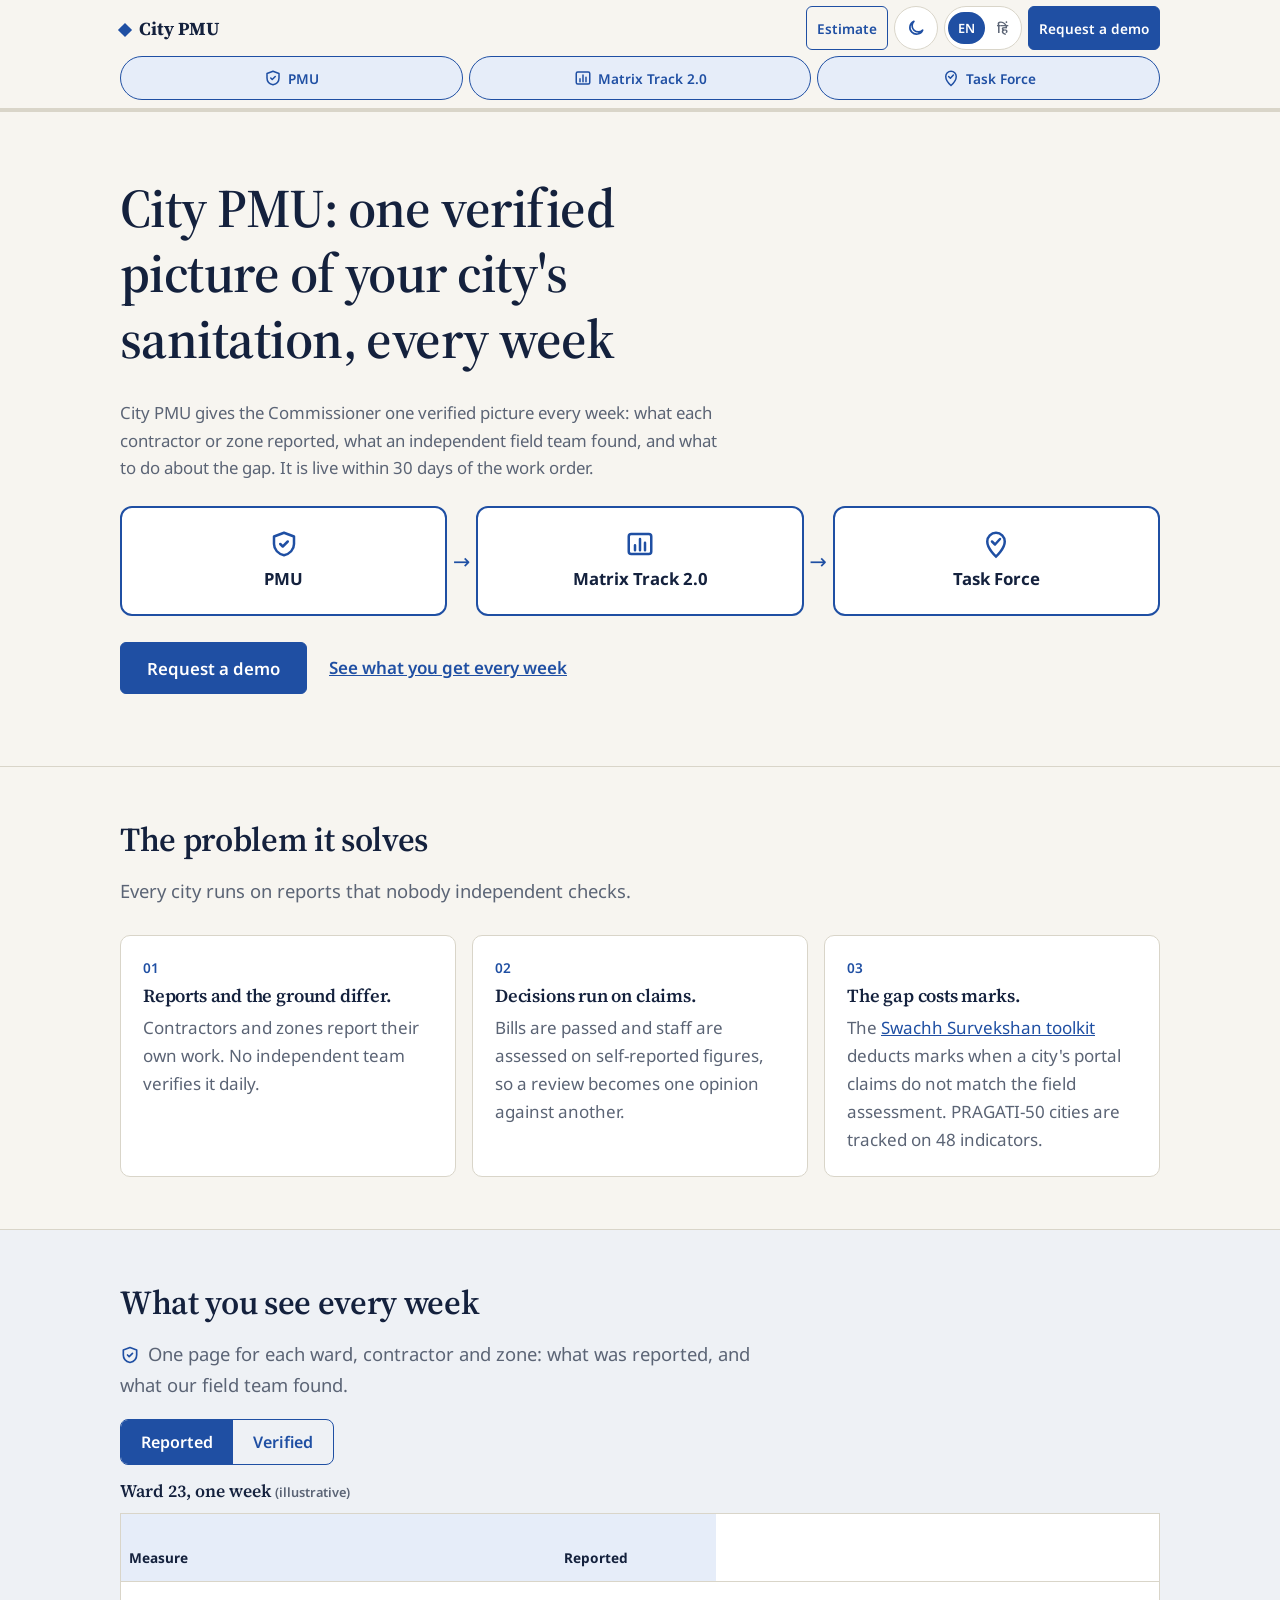
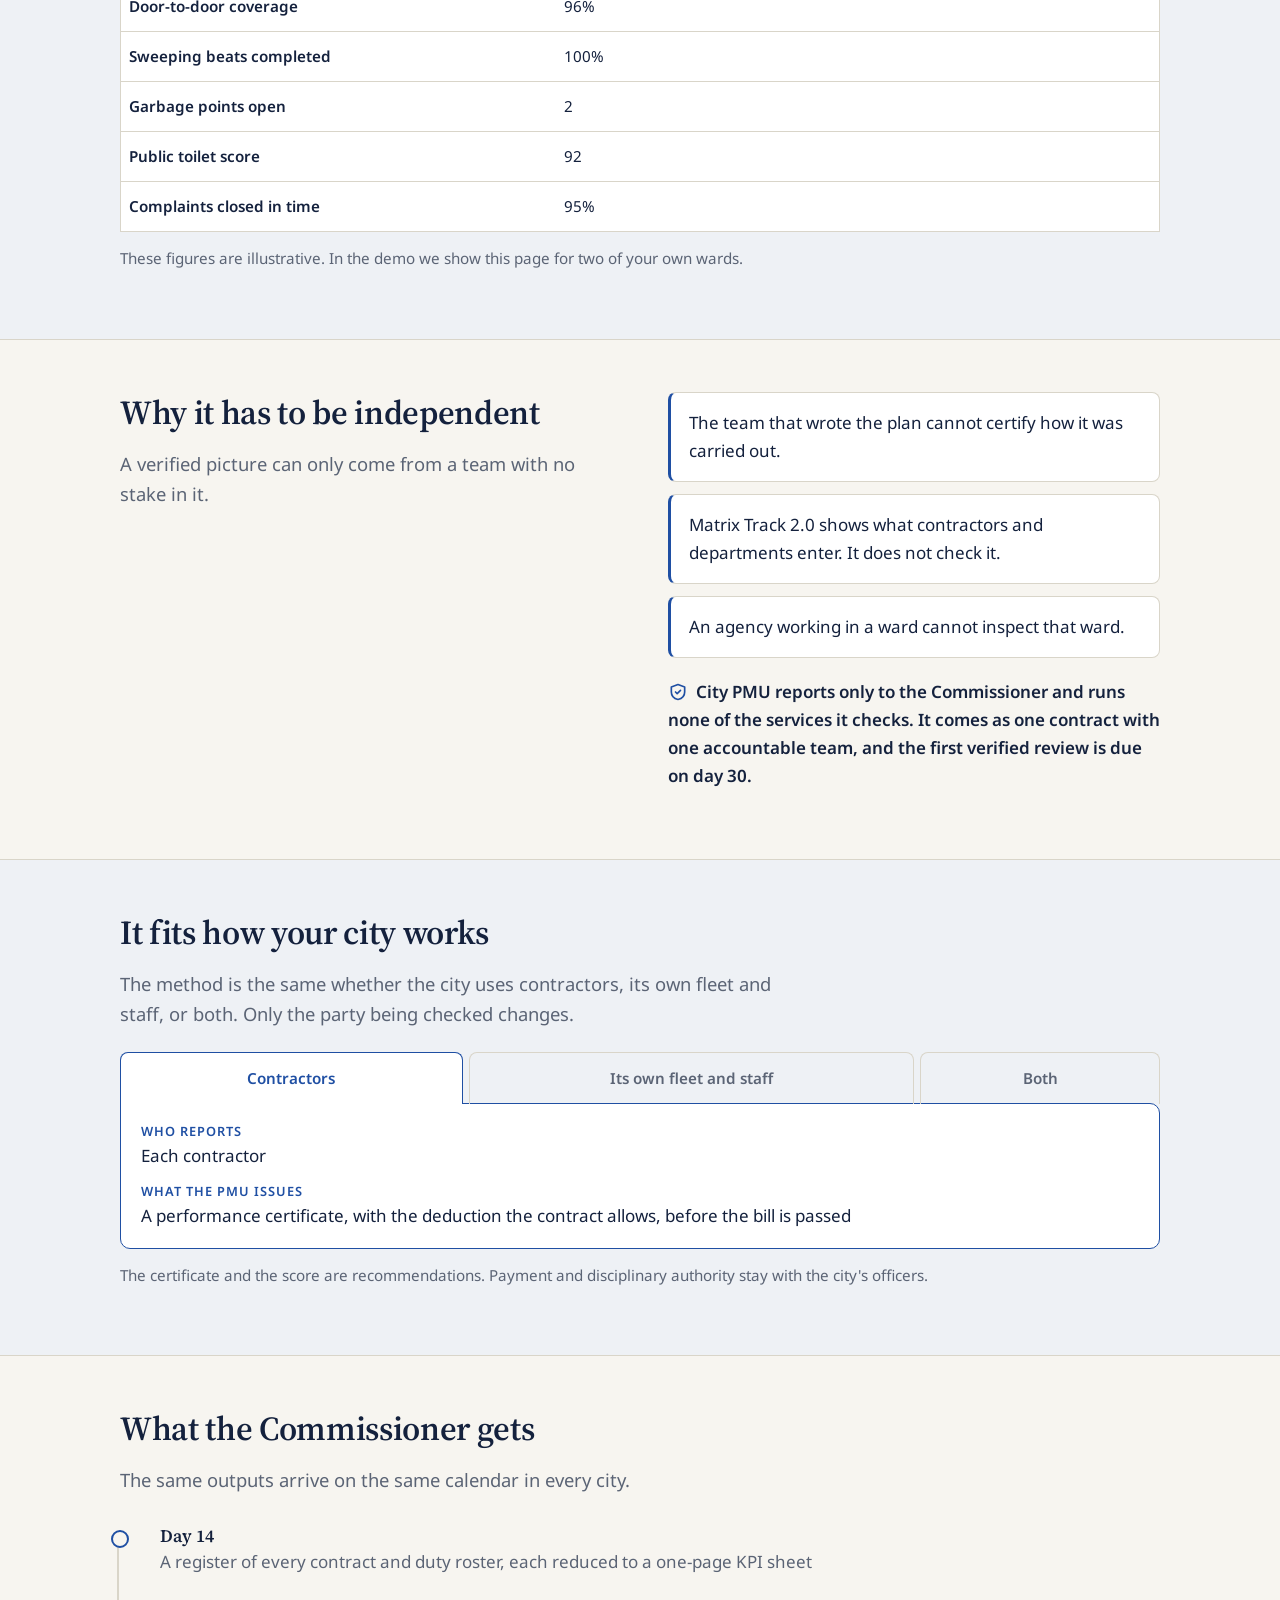
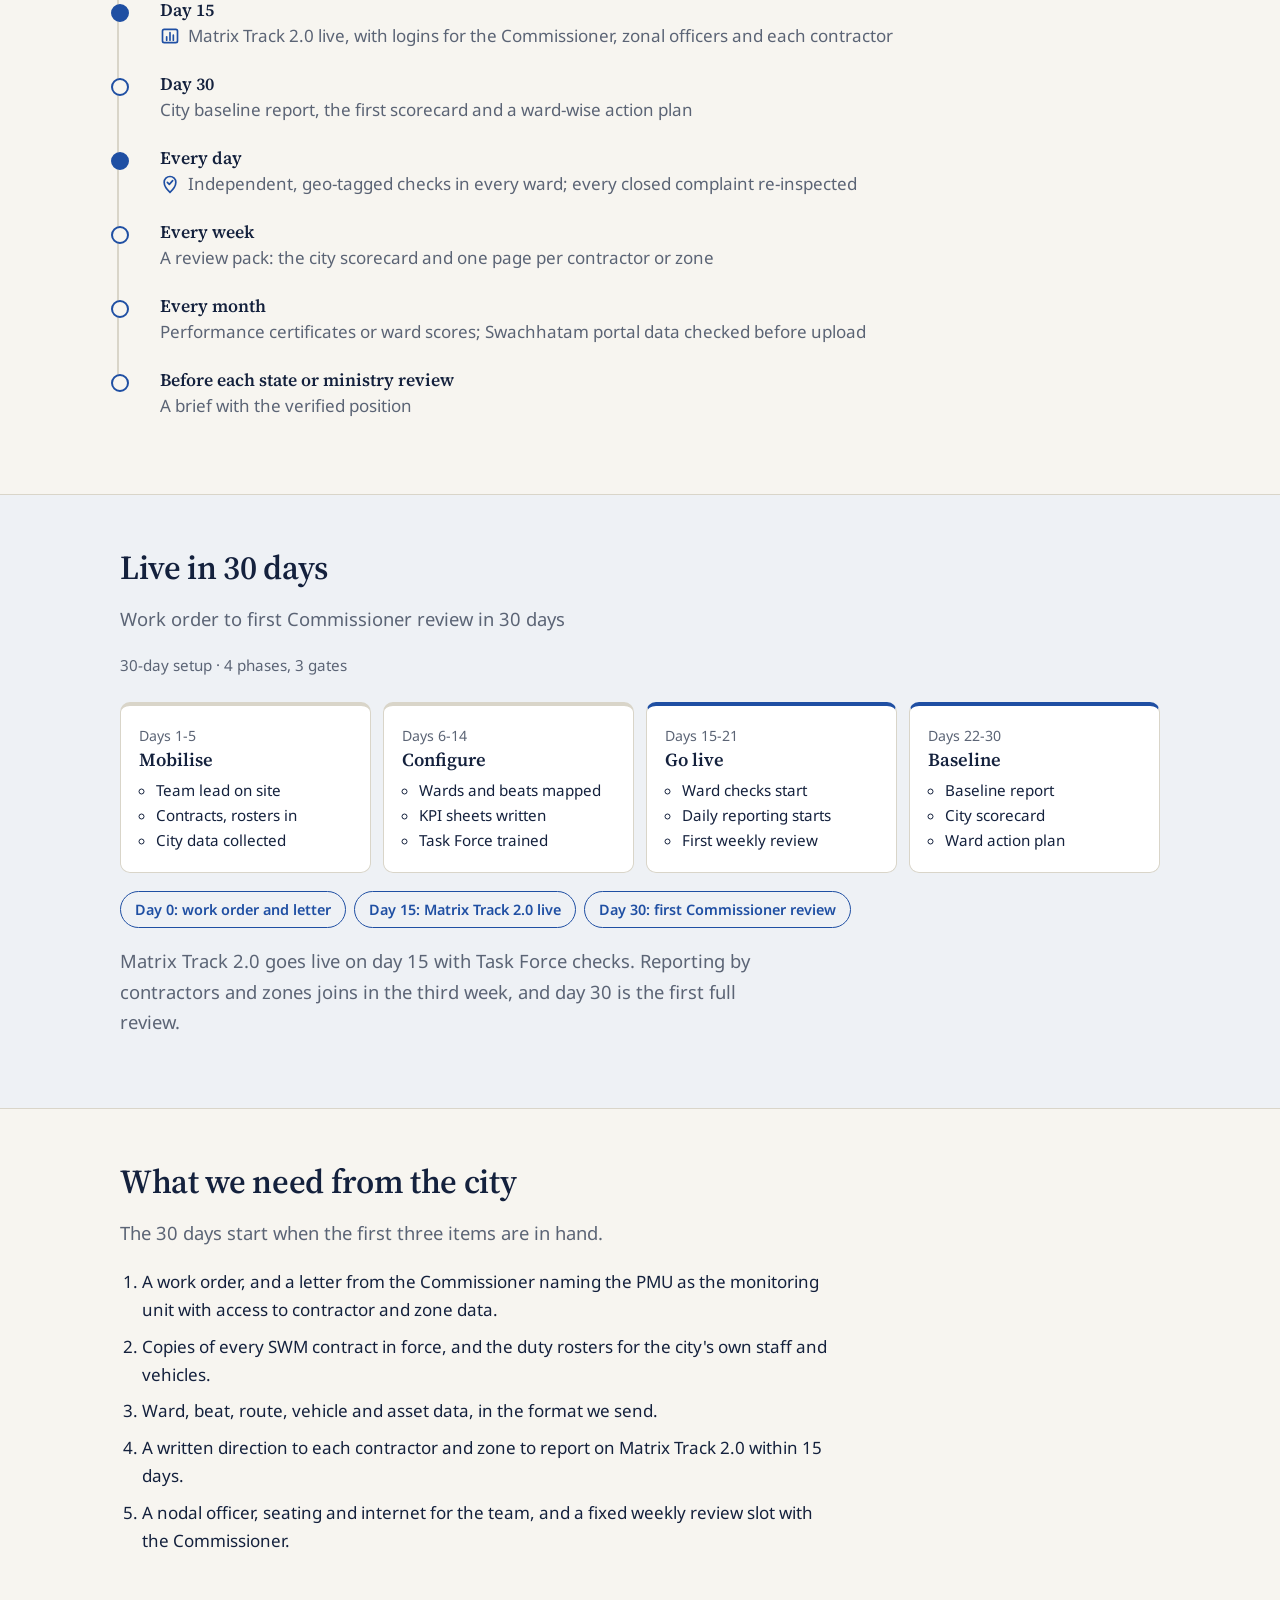
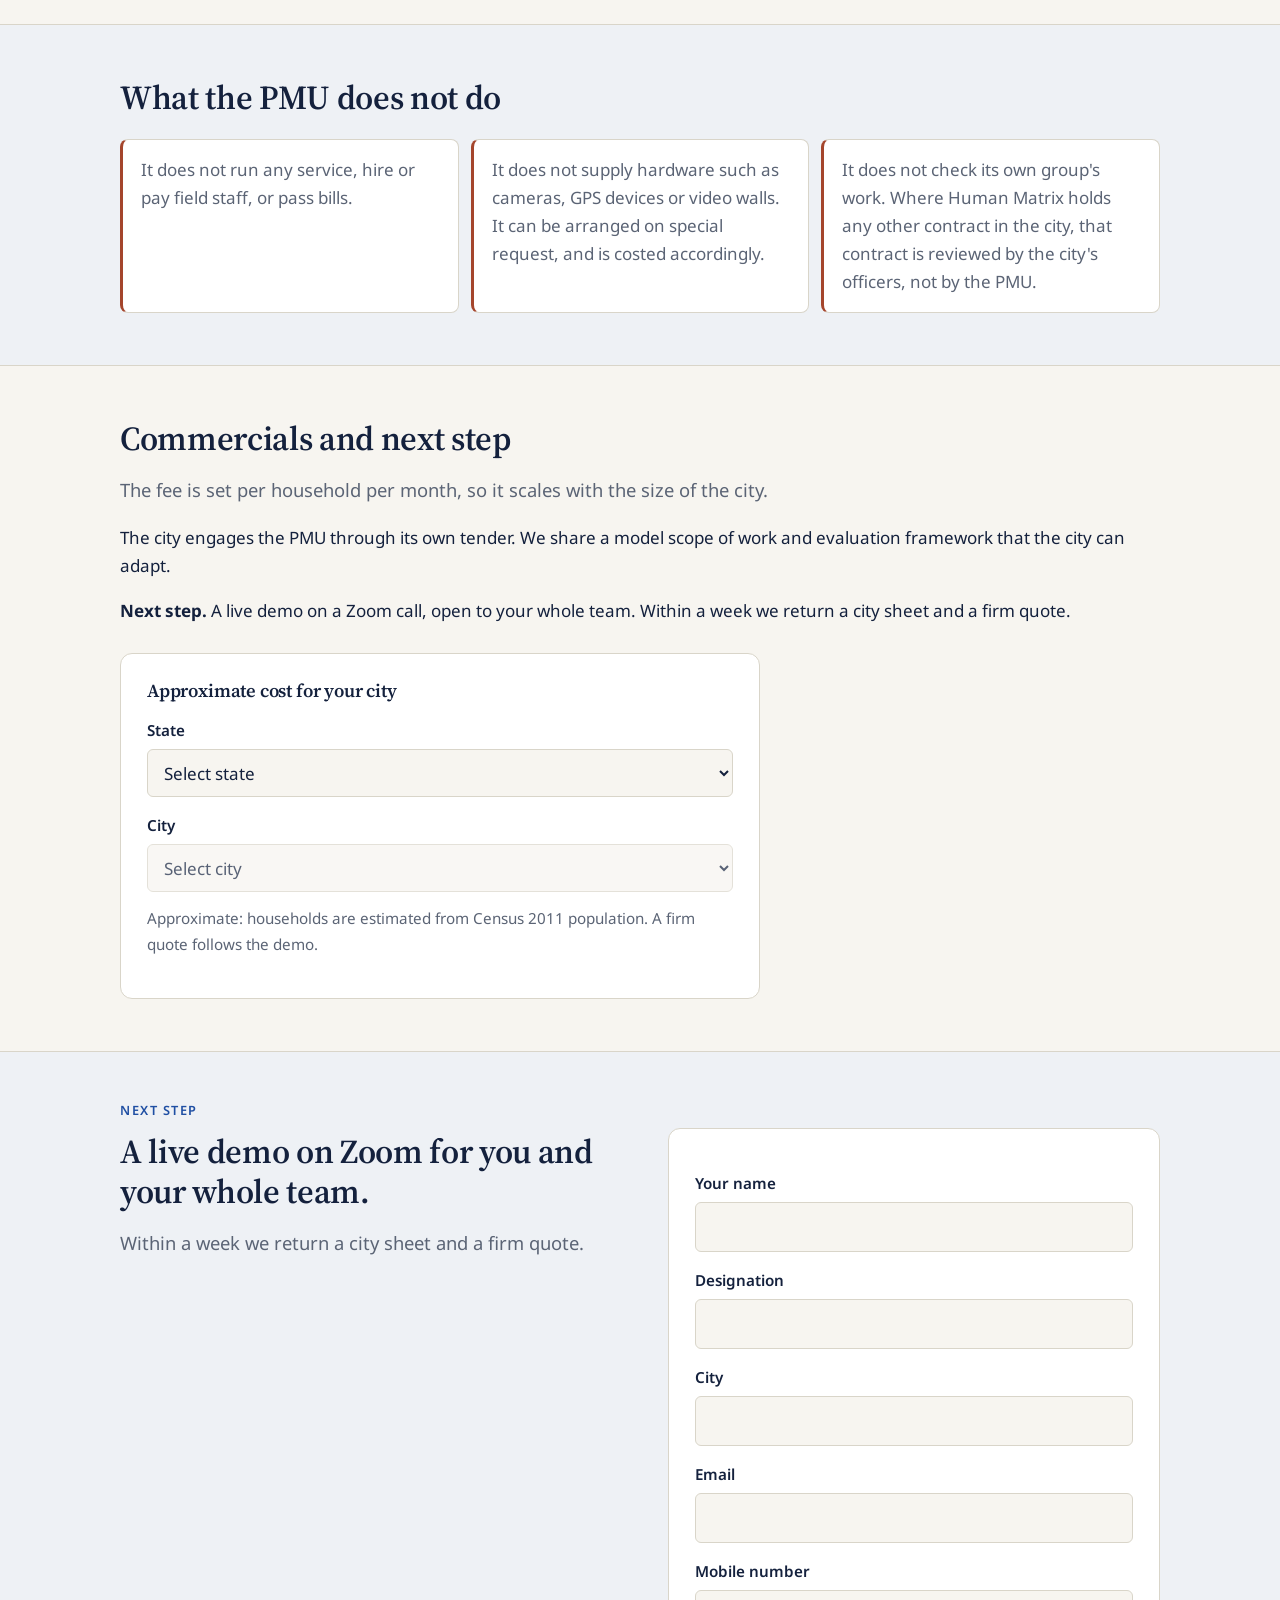
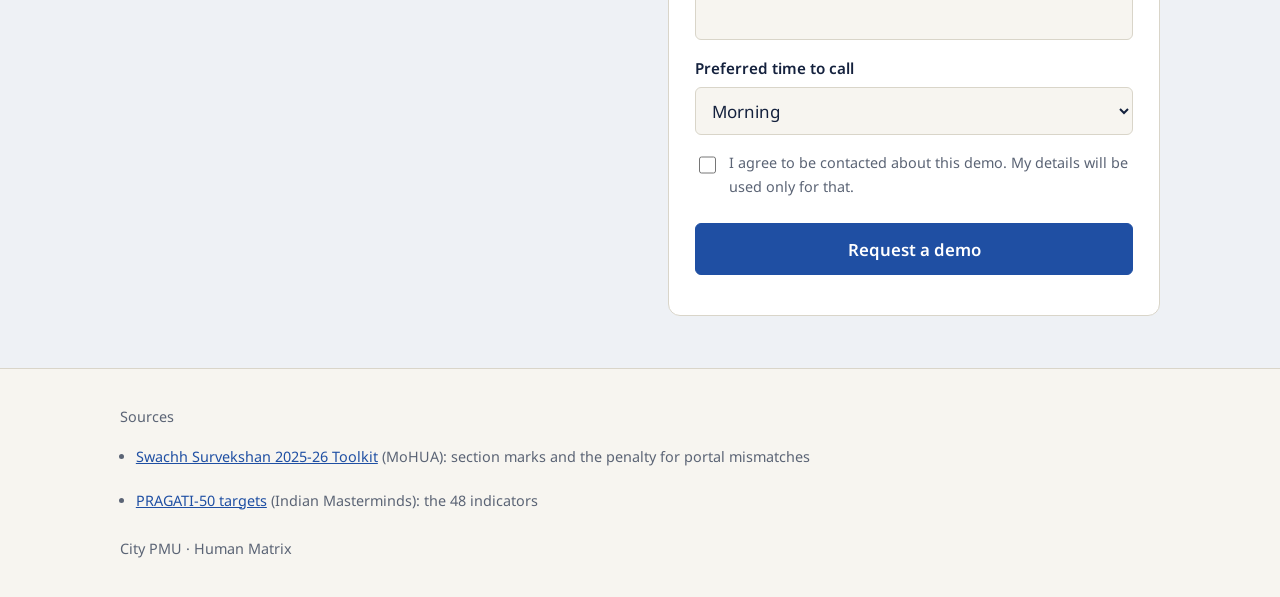
<file: site/index.html>
<!doctype html>
<html lang="en">
<head>
<meta charset="utf-8">
<meta name="viewport" content="width=device-width,initial-scale=1">
<title>City PMU: one verified picture of your city's sanitation</title>
<meta name="description" content="One verified picture every week: what each contractor or zone reported, what an independent field team found, and what to do about the gap.">
<link rel="icon" href="data:image/svg+xml,%3Csvg xmlns='http://www.w3.org/2000/svg' viewBox='0 0 16 16'%3E%3Cpath fill='%231f4fa3' d='M8 1l7 7-7 7-7-7z'/%3E%3C/svg%3E">
<link rel="preconnect" href="https://fonts.googleapis.com">
<link rel="preconnect" href="https://fonts.gstatic.com" crossorigin>
<link href="https://fonts.googleapis.com/css2?family=Noto+Sans+Devanagari:wght@400;600&family=Noto+Sans:wght@400;600;700&family=Source+Serif+4:wght@600;700&display=swap" rel="stylesheet">
<link rel="stylesheet" href="styles.css">
<script>document.documentElement.classList.add('js');try{var t=localStorage.getItem('theme');if(t)document.documentElement.dataset.theme=t}catch(e){}</script>
</head>
<body>
<svg width="0" height="0" style="position:absolute" aria-hidden="true">
  <symbol id="i-t" viewBox="0 0 24 24"><path d="M12 22s7-6.2 7-12a7 7 0 1 0-14 0c0 5.8 7 12 7 12z" fill="none" stroke="currentColor" stroke-width="2"/><path d="m8.8 10 2.4 2.4 4-4.4" fill="none" stroke="currentColor" stroke-width="2" stroke-linecap="round" stroke-linejoin="round"/></symbol>
  <symbol id="i-d" viewBox="0 0 24 24"><rect x="3" y="4" width="18" height="16" rx="2" fill="none" stroke="currentColor" stroke-width="2"/><path d="M8 17v-4M12 17V8M16 17v-6" stroke="currentColor" stroke-width="2" stroke-linecap="round"/></symbol>
  <symbol id="i-p" viewBox="0 0 24 24"><path d="M12 3 4 6v6c0 4.5 3.4 8 8 9 4.6-1 8-4.5 8-9V6z" fill="none" stroke="currentColor" stroke-width="2" stroke-linejoin="round"/><path d="M9 12l2 2 4-4" fill="none" stroke="currentColor" stroke-width="2" stroke-linecap="round" stroke-linejoin="round"/></symbol>
</svg>

<a class="skip" href="#top" data-i18n="skip">Skip to content</a>
<header class="top">
  <div class="wrap bar">
    <a class="brand" href="#top"><i></i><span data-brand></span></a>
    <div class="bar-actions">
      <a class="btn ghost sm" href="#estimate" data-i18n="est_link">Estimate</a>
      <button id="theme" class="tog icon" type="button" aria-label="Change theme" title="Change theme"></button>
      <button id="lang" class="tog" type="button" aria-label="Language: English / हिंदी"><span class="on">EN</span><span>हिं</span></button>
      <a class="btn sm" href="#visit" data-i18n="cta_s">Request a demo</a>
    </div>
  </div>
  <nav class="wrap pillars" aria-label="PMU, Matrix Track 2.0, Task Force">
    <a href="#independent" data-p="p"><svg><use href="#i-p"/></svg><span>PMU</span></a>
    <a href="#p-dashboard" data-p="d"><svg><use href="#i-d"/></svg><span data-i18n="pl_d">Matrix Track 2.0</span></a>
    <a href="#p-taskforce" data-p="t"><svg><use href="#i-t"/></svg><span data-i18n="pl_t">Task Force</span></a>
  </nav>
  <div class="prog" aria-hidden="true"><i id="prog"></i></div>
</header>

<main id="top" tabindex="-1">
<section class="hero" data-p="tdp">
  <div class="wrap">
    <h1><span data-brand></span>: <span data-i18n="h1">one verified picture of your city's sanitation, every week</span></h1>
    <p class="lede" data-i18n="lede"><span data-brand></span> gives the Commissioner one verified picture every week: what each contractor or zone reported, what an independent field team found, and what to do about the gap. It is live within 30 days of the work order.</p>
    <ol class="system" aria-label="PMU, Matrix Track 2.0, Task Force">
      <li><a href="#independent"><svg><use href="#i-p"/></svg><b>PMU</b></a></li>
      <li class="arrow" aria-hidden="true">→</li>
      <li><a href="#p-dashboard"><svg><use href="#i-d"/></svg><b data-i18n="pl_d">Matrix Track 2.0</b></a></li>
      <li class="arrow" aria-hidden="true">→</li>
      <li><a href="#p-taskforce"><svg><use href="#i-t"/></svg><b data-i18n="pl_t">Task Force</b></a></li>
    </ol>
    <div class="cta">
      <a class="btn big" href="#visit" data-i18n="cta">Request a demo</a>
      <a class="textlink" href="#week" data-i18n="seeweek">See what you get every week</a>
    </div>
  </div>
</section>

<section id="problem" data-p="t">
  <div class="wrap">
    <h2 data-i18n="p_h">The problem it solves</h2>
    <p class="lede" data-i18n="p_l">Every city runs on reports that nobody independent checks.</p>
    <div class="cols3">
      <div class="card"><div class="n">01</div><h3 data-i18n="p1h">Reports and the ground differ.</h3><p data-i18n="p1">Contractors and zones report their own work. No independent team verifies it daily.</p></div>
      <div class="card"><div class="n">02</div><h3 data-i18n="p2h">Decisions run on claims.</h3><p data-i18n="p2">Bills are passed and staff are assessed on self-reported figures, so a review becomes one opinion against another.</p></div>
      <div class="card"><div class="n">03</div><h3 data-i18n="p3h">The gap costs marks.</h3><p data-i18n="p3">The <a href="https://sbmurban.org/storage/app/media/pdf/Swachh%20Survekshan%202025-26%20Toolkit.pdf" target="_blank" rel="noopener">Swachh Survekshan toolkit</a> deducts marks when a city's portal claims do not match the field assessment. PRAGATI-50 cities are tracked on 48 indicators.</p></div>
    </div>
  </div>
</section>

<section id="week" class="band" data-p="tdp">
  <div class="wrap">
    <h2 data-i18n="w_h">What you see every week</h2>
    <p class="lede"><svg class="ic"><use href="#i-p"/></svg><span data-i18n="w_l">One page for each ward, contractor and zone: what was reported, and what our field team found.</span></p>
    <div class="ward" id="ward">
      <div class="seg" role="group" aria-label="View">
        <button type="button" id="b-rep" aria-pressed="true" data-i18n="rep">Reported</button>
        <button type="button" id="b-ver" aria-pressed="false" data-i18n="ver">Verified</button>
      </div>
      <table class="tbl">
        <caption><span data-i18n="w_cap">Ward 23, one week</span> <span class="tag" data-i18n="illus">(illustrative)</span></caption>
        <thead><tr>
          <th scope="col" data-i18n="w_col">Measure</th>
          <th scope="col" data-i18n="rep">Reported</th>
          <th scope="col" class="v"><span class="pl"><svg><use href="#i-t"/></svg><span data-i18n="pl_t">Task Force</span></span><span data-i18n="ver">Verified</span></th>
          <th scope="col" class="v"><span class="pl"><svg><use href="#i-d"/></svg><span data-i18n="pl_d">Matrix Track 2.0</span></span><span data-i18n="gap">Gap</span></th>
        </tr></thead>
        <tbody>
          <tr><th scope="row" data-i18n="m1">Door-to-door coverage</th><td>96%</td><td class="v">81%</td><td class="v g" data-i18n="g1">15 points</td></tr>
          <tr><th scope="row" data-i18n="m2">Sweeping beats completed</th><td>100%</td><td class="v">88%</td><td class="v g" data-i18n="g2">12 points</td></tr>
          <tr><th scope="row" data-i18n="m3">Garbage points open</th><td>2</td><td class="v">7</td><td class="v g" data-i18n="g3">5 more</td></tr>
          <tr><th scope="row" data-i18n="m4">Public toilet score</th><td>92</td><td class="v">74</td><td class="v g" data-i18n="g4">18 points</td></tr>
          <tr><th scope="row" data-i18n="m5">Complaints closed in time</th><td>95%</td><td class="v">79%</td><td class="v g" data-i18n="g5">16 points</td></tr>
        </tbody>
      </table>
    </div>
    <p class="note"><span data-i18n="w_note">These figures are illustrative. In the demo we show this page for two of your own wards.</span></p>
  </div>
</section>

<section id="independent" data-p="p">
  <div class="wrap split">
    <div>
      <h2 data-i18n="i_h">Why it has to be independent</h2>
      <p class="lede" data-i18n="i_l">A verified picture can only come from a team with no stake in it.</p>
    </div>
    <div>
      <ul class="ticks">
        <li data-i18n="i1">The team that wrote the plan cannot certify how it was carried out.</li>
        <li data-i18n="i2">Matrix Track 2.0 shows what contractors and departments enter. It does not check it.</li>
        <li data-i18n="i3">An agency working in a ward cannot inspect that ward.</li>
      </ul>
      <p class="closing"><svg class="ic"><use href="#i-p"/></svg><span data-i18n="i4"><span data-brand></span> reports only to the Commissioner and runs none of the services it checks. It comes as one contract with one accountable team, and the first verified review is due on day 30.</span></p>
    </div>
  </div>
</section>

<section id="fit" class="band" data-p="pd">
  <div class="wrap">
    <h2 data-i18n="f_h">It fits how your city works</h2>
    <p class="lede" data-i18n="f_l">The method is the same whether the city uses contractors, its own fleet and staff, or both. Only the party being checked changes.</p>
    <div class="tabs" id="tabs">
      <div role="tablist" aria-label="Fit">
        <button role="tab" type="button" data-i18n="f1a">Contractors</button>
        <button role="tab" type="button" data-i18n="f2a">Its own fleet and staff</button>
        <button role="tab" type="button" data-i18n="f3a">Both</button>
      </div>
      <div role="tabpanel" class="panel"><dl>
        <dt data-i18n="f_who">Who reports</dt><dd data-i18n="f1b">Each contractor</dd>
        <dt data-i18n="f_iss">What the PMU issues</dt><dd data-i18n="f1c">A performance certificate, with the deduction the contract allows, before the bill is passed</dd></dl></div>
      <div role="tabpanel" class="panel"><dl>
        <dt data-i18n="f_who">Who reports</dt><dd data-i18n="f2b">Each zone and ward supervisor</dd>
        <dt data-i18n="f_iss">What the PMU issues</dt><dd data-i18n="f2c">A verified weekly score for every ward and supervisor</dd></dl></div>
      <div role="tabpanel" class="panel"><dl>
        <dt data-i18n="f_who">Who reports</dt><dd data-i18n="f3b">Contractors and zones</dd>
        <dt data-i18n="f_iss">What the PMU issues</dt><dd data-i18n="f3c">Both, on one screen</dd></dl></div>
    </div>
    <p class="note" data-i18n="f_note">The certificate and the score are recommendations. Payment and disciplinary authority stay with the city's officers.</p>
  </div>
</section>

<section id="gets" data-p="dt">
  <div class="wrap">
    <h2 data-i18n="g_h">What the Commissioner gets</h2>
    <p class="lede" data-i18n="g_l">The same outputs arrive on the same calendar in every city.</p>
    <ol class="timeline">
      <li><b data-i18n="c1a">Day 14</b><span data-i18n="c1b">A register of every contract and duty roster, each reduced to a one-page KPI sheet</span></li>
      <li id="p-dashboard" class="hl"><b data-i18n="c2a">Day 15</b><span><svg class="ic"><use href="#i-d"/></svg><span data-i18n="c2b">Matrix Track 2.0 live, with logins for the Commissioner, zonal officers and each contractor</span></span></li>
      <li><b data-i18n="c3a">Day 30</b><span data-i18n="c3b">City baseline report, the first scorecard and a ward-wise action plan</span></li>
      <li id="p-taskforce" class="hl"><b data-i18n="c4a">Every day</b><span><svg class="ic"><use href="#i-t"/></svg><span data-i18n="c4b">Independent, geo-tagged checks in every ward; every closed complaint re-inspected</span></span></li>
      <li><b data-i18n="c5a">Every week</b><span data-i18n="c5b">A review pack: the city scorecard and one page per contractor or zone</span></li>
      <li><b data-i18n="c6a">Every month</b><span data-i18n="c6b">Performance certificates or ward scores; Swachhatam portal data checked before upload</span></li>
      <li><b data-i18n="c7a">Before each state or ministry review</b><span data-i18n="c7b">A brief with the verified position</span></li>
    </ol>
  </div>
</section>

<section id="thirty" class="band" data-p="dt">
  <div class="wrap">
    <h2 data-i18n="t_h">Live in 30 days</h2>
    <p class="lede" data-i18n="t_g">Work order to first Commissioner review in 30 days</p>
    <p class="note" data-i18n="t_s">30-day setup · 4 phases, 3 gates</p>
    <ol class="phases">
      <li><small data-i18n="ph1d">Days 1-5</small><b data-i18n="ph1">Mobilise</b><ul><li data-i18n="ph1a">Team lead on site</li><li data-i18n="ph1b">Contracts, rosters in</li><li data-i18n="ph1c">City data collected</li></ul></li>
      <li><small data-i18n="ph2d">Days 6-14</small><b data-i18n="ph2">Configure</b><ul><li data-i18n="ph2a">Wards and beats mapped</li><li data-i18n="ph2b">KPI sheets written</li><li data-i18n="ph2c">Task Force trained</li></ul></li>
      <li class="gate"><small data-i18n="ph3d">Days 15-21</small><b data-i18n="ph3">Go live</b><ul><li data-i18n="ph3a">Ward checks start</li><li data-i18n="ph3b">Daily reporting starts</li><li data-i18n="ph3c">First weekly review</li></ul></li>
      <li class="gate"><small data-i18n="ph4d">Days 22-30</small><b data-i18n="ph4">Baseline</b><ul><li data-i18n="ph4a">Baseline report</li><li data-i18n="ph4b">City scorecard</li><li data-i18n="ph4c">Ward action plan</li></ul></li>
    </ol>
    <ul class="miles">
      <li data-i18n="mi1">Day 0: work order and letter</li>
      <li data-i18n="mi2">Day 15: Matrix Track 2.0 live</li>
      <li data-i18n="mi3">Day 30: first Commissioner review</li>
    </ul>
    <p class="lede" data-i18n="t_p">Matrix Track 2.0 goes live on day 15 with Task Force checks. Reporting by contractors and zones joins in the third week, and day 30 is the first full review.</p>
  </div>
</section>

<section id="need" data-p="p">
  <div class="wrap">
    <h2 data-i18n="n_h">What we need from the city</h2>
    <p class="lede" data-i18n="n_l">The 30 days start when the first three items are in hand.</p>
    <ol class="list">
      <li data-i18n="n1">A work order, and a letter from the Commissioner naming the PMU as the monitoring unit with access to contractor and zone data.</li>
      <li data-i18n="n2">Copies of every SWM contract in force, and the duty rosters for the city's own staff and vehicles.</li>
      <li data-i18n="n3">Ward, beat, route, vehicle and asset data, in the format we send.</li>
      <li data-i18n="n4">A written direction to each contractor and zone to report on Matrix Track 2.0 within 15 days.</li>
      <li data-i18n="n5">A nodal officer, seating and internet for the team, and a fixed weekly review slot with the Commissioner.</li>
    </ol>
  </div>
</section>

<section id="not" class="band" data-p="p">
  <div class="wrap">
    <h2 data-i18n="x_h">What the PMU does not do</h2>
    <ul class="chips">
      <li data-i18n="x1">It does not run any service, hire or pay field staff, or pass bills.</li>
      <li data-i18n="x2">It does not supply hardware such as cameras, GPS devices or video walls. It can be arranged on special request, and is costed accordingly.</li>
      <li data-i18n="x3">It does not check its own group's work. Where <span data-company></span> holds any other contract in the city, that contract is reviewed by the city's officers, not by the PMU.</li>
    </ul>
  </div>
</section>
<!-- PLACEHOLDER: "Why Human Matrix" credentials section stays out until the owner confirms them in writing. -->

<section id="next" data-p="pdt">
  <div class="wrap">
    <h2 data-i18n="e_h">Commercials and next step</h2>
    <p class="lede" data-i18n="e_p">The fee is set per household per month, so it scales with the size of the city.</p>
    <p data-i18n="e_p2">The city engages the PMU through its own tender. We share a model scope of work and evaluation framework that the city can adapt.</p>
    <p><b data-i18n="e_nx">Next step.</b> <span data-i18n="e_nx2">A live demo on a Zoom call, open to your whole team. Within a week we return a city sheet and a firm quote.</span></p>
    <div class="formcard" id="estimate">
      <h3 data-i18n="e_t">Approximate cost for your city</h3>
      <label for="c-state" data-i18n="e_state">State</label>
      <select id="c-state"><option value="" data-i18n="e_pick_s">Select state</option></select>
      <label for="c-city" data-i18n="e_city">City</label>
      <select id="c-city" disabled><option value="" data-i18n="e_pick_c">Select city</option></select>
      <div id="c-out" hidden>
        <dl class="est">
          <div><dt data-i18n="e_pop">Population (Census 2011)</dt><dd id="o-pop"></dd></div>
          <div><dt data-i18n="e_hh">Households (approx.)</dt><dd id="o-hh"></dd></div>
          <div><dt data-i18n="e_rate">Rate per household per month</dt><dd id="o-rate"></dd></div>
          <div class="big"><dt data-i18n="e_month">Monthly fee, before GST (approximate)</dt><dd id="o-fee"></dd></div>
          <div><dt data-i18n="e_year">Annual value, before GST (approximate)</dt><dd id="o-year"></dd></div>
        </dl>
        <p class="note" id="o-min" hidden data-i18n="e_min">The monthly minimum applies to a city of this size.</p>
        <a class="btn big" href="#visit" data-i18n="cta">Request a demo</a>
      </div>
      <p class="note" data-i18n="e_note">Approximate: households are estimated from Census 2011 population. A firm quote follows the demo.</p>
    </div>
  </div>
</section>

<section id="visit" class="band" data-p="">
  <div class="wrap split">
    <div>
      <div class="eyebrow" data-i18n="v_eyebrow">Next step</div>
      <h2 data-i18n="v_h">A live demo on Zoom for you and your whole team.</h2>
      <p class="lede" data-i18n="v_p">Within a week we return a city sheet and a firm quote.</p>
    </div>
    <form class="formcard" id="form" novalidate>
      <label for="f-name" data-i18n="l_name">Your name</label>
      <input id="f-name" name="name" autocomplete="name" required>
      <label for="f-role" data-i18n="l_role">Designation</label>
      <input id="f-role" name="designation" autocomplete="organization-title" required>
      <label for="f-city" data-i18n="l_city">City</label>
      <input id="f-city" name="city" autocomplete="address-level2" required>
      <label for="f-email" data-i18n="l_email">Email</label>
      <input id="f-email" name="email" type="email" inputmode="email" autocomplete="email" required>
      <label for="f-phone" data-i18n="l_phone">Mobile number</label>
      <input id="f-phone" name="mobile" type="tel" inputmode="tel" autocomplete="tel" required>
      <label for="f-time" data-i18n="l_time">Preferred time to call</label>
      <select id="f-time" name="preferred_time">
        <option value="morning" data-i18n="t_m">Morning</option>
        <option value="afternoon" data-i18n="t_a">Afternoon</option>
        <option value="evening" data-i18n="t_e">Evening</option>
      </select>
      <div class="hp" aria-hidden="true"><label>Leave empty <input name="website" tabindex="-1" autocomplete="off"></label></div>
      <label class="check"><input type="checkbox" name="consent" required><span data-i18n="l_consent">I agree to be contacted about this demo. My details will be used only for that.</span></label>
      <button class="btn big" type="submit" style="margin-top:18px;width:100%" data-i18n="send">Request a demo</button>
      <div id="status" role="status" aria-live="polite"></div>
    </form>
  </div>
</section>
</main>

<footer><div class="wrap">
  <div data-i18n="src_h">Sources</div>
  <ul>
    <li><a href="https://sbmurban.org/storage/app/media/pdf/Swachh%20Survekshan%202025-26%20Toolkit.pdf" target="_blank" rel="noopener">Swachh Survekshan 2025-26 Toolkit</a> (MoHUA): <span data-i18n="src1">section marks and the penalty for portal mismatches</span></li>
    <li><a href="https://indianmasterminds.com/tag/pragati-50/" target="_blank" rel="noopener">PRAGATI-50 targets</a> (Indian Masterminds): <span data-i18n="src2">the 48 indicators</span></li>
  </ul>
  <span data-brand></span> · <span data-company></span>
</div></footer>
<a class="btn sticky" id="sticky" href="#visit" data-i18n="cta">Request a demo</a>

<dialog id="demo" aria-labelledby="demo-h">
  <h3 id="demo-h" data-i18n="demo_h">See Matrix Track 2.0 for yourself</h3>
  <p data-i18n="demo_p">Open a live Matrix Track 2.0 demo for a fictional city. Nothing in it is real city data.</p>
  <div class="row"><a class="btn" id="demo-go" href="#" target="_blank" rel="noopener" data-i18n="demo_go">Open the Matrix Track 2.0 demo</a><button class="btn ghost" type="button" id="demo-x" data-i18n="demo_x">Close</button></div>
</dialog>
<script src="config.js"></script>
<script src="cities.js"></script>
<script src="i18n/hi.js"></script>
<script src="app.js"></script>
</body>
</html>
</file>
<file: site/styles.css>
:root{
  --paper:#f7f5f0; --card:#fff; --ink:#14213d; --muted:#5b6475; --line:#d9d5c9;
  --accent:#1f4fa3; --accent-ink:#fff; --accent-soft:#e6edf9; --warn:#a4452c; --reported:#9aa1ae;
  --serif:"Source Serif 4",Georgia,serif; --sans:"Noto Sans","Noto Sans Devanagari",system-ui,sans-serif;
  --gut:20px; --max:1080px;
}
@media (prefers-color-scheme:dark){
  :root:not([data-theme=light]){--paper:#10151f;--card:#171e2c;--ink:#eef1f6;--muted:#a3adbf;--line:#2c3547;--accent:#7aa5f2;--accent-ink:#0b1220;--accent-soft:#1b2744;--warn:#e58a72;--reported:#6c7587}
}
:root[data-theme=dark]{--paper:#10151f;--card:#171e2c;--ink:#eef1f6;--muted:#a3adbf;--line:#2c3547;--accent:#7aa5f2;--accent-ink:#0b1220;--accent-soft:#1b2744;--warn:#e58a72;--reported:#6c7587}
:root{color-scheme:light dark}:root[data-theme=light]{color-scheme:light}:root[data-theme=dark]{color-scheme:dark}
*{box-sizing:border-box}
html{scroll-behavior:smooth;scroll-padding-top:72px}
body{margin:0;background:var(--paper);color:var(--ink);font:400 17px/1.65 var(--sans);-webkit-font-smoothing:antialiased}
html[lang=hi] body{line-height:1.85}
h1,h2,h3{font-family:var(--serif);line-height:1.2;margin:0 0 .5em;letter-spacing:-.01em}
h1{font-size:clamp(2rem,6vw,3.4rem);font-weight:600}
h2{font-size:clamp(1.5rem,3.6vw,2.1rem);font-weight:600}
h3{font-size:1.15rem;font-weight:600}
p{margin:0 0 1em}
a{color:var(--accent)}
:focus-visible{outline:3px solid var(--accent);outline-offset:2px}
.wrap{max-width:var(--max);margin:0 auto;padding:0 var(--gut)}
section{padding:64px 0;border-top:1px solid var(--line)}
.eyebrow{font:600 .8rem/1 var(--sans);letter-spacing:.12em;text-transform:uppercase;color:var(--accent);margin-bottom:14px}
.lede{font-size:1.15rem;color:var(--muted);max-width:60ch}

header.top{position:sticky;top:0;z-index:20;background:color-mix(in srgb,var(--paper) 92%,transparent);backdrop-filter:blur(8px);border-bottom:1px solid var(--line)}
.brand{font:700 1.15rem var(--serif);color:var(--ink);text-decoration:none}
.brand i{display:inline-block;width:10px;height:10px;background:var(--accent);transform:rotate(45deg);margin-right:9px}
.bar-actions{display:flex;gap:10px;align-items:center}
.btn{display:inline-flex;align-items:center;justify-content:center;min-height:44px;padding:0 16px;text-align:center;line-height:1.2;border-radius:6px;border:1px solid var(--accent);background:var(--accent);color:var(--accent-ink);font:600 1rem var(--sans);text-decoration:none;cursor:pointer}
.btn:hover{filter:brightness(1.1)}
.btn.ghost{background:transparent;color:var(--accent)}
.btn[disabled]{opacity:.6;cursor:wait}
.tog{display:inline-flex;align-items:center;min-height:44px;padding:3px;gap:2px;border:1px solid var(--line);border-radius:99px;background:var(--card);color:var(--muted);font:600 .8rem var(--sans);cursor:pointer;transition:border-color .2s,transform .1s}
.tog:hover{border-color:var(--accent)}.tog:active{transform:scale(.95)}
.tog.icon{justify-content:center;width:44px;padding:0;border-radius:50%;color:var(--accent)}
.tog span{padding:7px 10px;border-radius:99px;transition:background .2s,color .2s}
.tog span.on{background:var(--accent);color:var(--accent-ink)}
@media(max-width:480px){.bar-actions a[href="#estimate"]{display:none}}
dialog{max-width:min(440px,calc(100vw - 32px));padding:26px;border:1px solid var(--line);border-radius:12px;background:var(--card);color:var(--ink)}
dialog::backdrop{background:rgba(0,0,0,.6)}
dialog .row{display:flex;gap:10px;flex-wrap:wrap;margin-top:18px}


.cols3{display:grid;gap:16px;grid-template-columns:repeat(auto-fit,minmax(250px,1fr));margin-top:28px}
.card{background:var(--card);border:1px solid var(--line);border-radius:10px;padding:22px}
.card h3{margin-bottom:.4em}.card p{margin:0;color:var(--muted)}
.card .n{font:600 .85rem var(--sans);color:var(--accent);margin-bottom:8px}

/* tables */
.tbl{width:100%;border-collapse:collapse;margin-top:24px;background:var(--card);border:1px solid var(--line);font-size:.97rem}
.tbl th,.tbl td{text-align:left;padding:14px 16px;border-top:1px solid var(--line);vertical-align:top}
.tbl thead th{background:var(--accent-soft);border-top:0;font-size:.82rem;letter-spacing:.06em;text-transform:uppercase}
.tbl td:first-child{font-weight:600}
.note{font-size:.95rem;color:var(--muted);margin-top:14px}

.list{padding-left:1.2em}.list li{margin:.5em 0;max-width:70ch}
.neg .card{border-left:3px solid var(--warn)}
.ph{border:2px dashed var(--line);border-radius:10px;padding:26px;color:var(--muted);text-align:center;background:var(--card)}

/* form */
.formcard{background:var(--card);border:1px solid var(--line);border-radius:12px;padding:26px;margin-top:24px;max-width:640px}
label{display:block;font-weight:600;font-size:.95rem;margin:16px 0 6px}
input,select{width:100%;min-height:48px;padding:10px 12px;border:1px solid var(--line);border-radius:6px;background:var(--paper);color:var(--ink);font:inherit}
.check{display:flex;gap:10px;align-items:flex-start;font-weight:400;font-size:.9rem;color:var(--muted)}
.check input{width:22px;min-height:22px;margin-top:3px}
.hp{position:absolute;left:-9999px}
#status{margin-top:14px;font-weight:600}.err{color:var(--warn)}.ok{color:var(--accent)}
footer{padding:36px 0 100px;border-top:1px solid var(--line);color:var(--muted);font-size:.9rem}
.sticky{position:fixed;left:var(--gut);right:var(--gut);bottom:14px;z-index:15;box-shadow:0 8px 24px rgba(0,0,0,.2)}
@media(min-width:720px){.sticky{display:none}footer{padding-bottom:36px}}
@media(prefers-reduced-motion:reduce){*{transition:none!important;scroll-behavior:auto}}

.est{margin:22px 0 0}
.est div{display:flex;justify-content:space-between;gap:16px;padding:10px 0;border-top:1px solid var(--line)}
.est dt{font-size:.95rem}.est dd{margin:0;font-weight:600;text-align:right}
.est .big dd{font-size:1.5rem;color:var(--accent)}
#calc .note{margin-top:14px}

/* header */
header.top .bar{display:flex;align-items:center;justify-content:space-between;min-height:56px;gap:8px}
.bar-actions{gap:6px}
.btn.sm{padding:0 10px;font-size:.85rem;white-space:nowrap}
.pillars{display:flex;gap:6px;padding-bottom:8px}
.pillars a{flex:1;display:flex;align-items:center;justify-content:center;gap:6px;min-height:44px;border:1px solid var(--line);border-radius:99px;font:600 .85rem var(--sans);color:var(--muted);text-decoration:none;background:var(--card)}
.pillars a.on{background:var(--accent-soft);border-color:var(--accent);color:var(--accent)}
.pillars svg{width:18px;height:18px;flex:none}
.prog{height:3px;background:var(--line)}.prog i{display:block;height:100%;width:0;background:var(--accent)}
html{scroll-padding-top:130px}

/* sections */
.center{text-align:center}
.hero{padding:36px 0 44px;border:0}
.hero h1{max-width:22ch}
.hero .lede{margin:0 0 24px;font-size:1.05rem}
.system{list-style:none;margin:0 0 26px;padding:0;display:flex;align-items:stretch;gap:6px}
.system li{flex:1}
.system .arrow{flex:0 0 auto;align-self:center;color:var(--accent);font-size:1.3rem}
.system a{display:flex;flex-direction:column;align-items:center;justify-content:center;gap:6px;min-height:84px;padding:10px 6px;background:var(--card);border:2px solid var(--accent);border-radius:12px;color:var(--ink);text-decoration:none;text-align:center;font-size:.95rem}
.system svg{width:30px;height:30px;color:var(--accent)}
.cta{display:flex;gap:14px 22px;flex-wrap:wrap;align-items:center}
.btn.big{min-height:52px;padding:0 26px;font-size:1.05rem}
.textlink{font-weight:600;min-height:44px;display:inline-flex;align-items:center}
.ic{width:20px;height:20px;color:var(--accent);vertical-align:-4px;margin-right:8px;flex:none}
.band{background:color-mix(in srgb,var(--accent-soft) 55%,var(--paper))}
.split{display:grid;gap:28px;align-items:start}
.cols3{display:grid;gap:16px;grid-template-columns:repeat(auto-fit,minmax(250px,1fr));margin-top:28px}
section:not(.hero){padding:52px 0}

/* ward table */
.seg{display:none;border:1px solid var(--accent);border-radius:8px;overflow:hidden;margin-bottom:14px}
.js .seg{display:inline-flex}
.seg button{min-height:44px;padding:0 20px;border:0;background:transparent;color:var(--accent);font:600 1rem var(--sans);cursor:pointer}
.seg button[aria-pressed=true]{background:var(--accent);color:var(--accent-ink)}
.ward .tbl{margin-top:0;font-size:.95rem}
.ward caption{text-align:left;font:600 1.1rem var(--serif);padding:0 0 10px}
.tag{font:600 .8rem var(--sans);color:var(--muted)}
.ward .tbl th,.ward .tbl td{padding:12px 8px;display:table-cell;border-top:1px solid var(--line)}
.ward .tbl thead{display:table-header-group}
.ward .tbl thead th{text-transform:none;letter-spacing:0;font-size:.85rem;vertical-align:bottom}
.ward .tbl tr{display:table-row;padding:0}
.ward .tbl,.ward .tbl tbody{display:table}
.ward .tbl tbody{display:table-row-group}
.ward .tbl tbody th{font-weight:600}
.ward td{font-variant-numeric:tabular-nums;color:var(--ink);font-weight:400}
.pl{display:flex;align-items:center;gap:4px;color:var(--accent);font-size:.72rem;margin-bottom:2px}
.pl svg{width:15px;height:15px;flex:none}
.ward .g{color:var(--warn);font-weight:600}
.js .ward:not(.verified) .v{visibility:hidden}
.ward.verified td.v:not(.g){color:var(--accent);font-weight:700}
@media(max-width:640px){.ward .tbl{font-size:.85rem}.ward .tbl th[scope=col]:first-child{width:34%}}

/* independent */
.ticks{list-style:none;margin:0;padding:0;display:grid;gap:12px}
.ticks li{background:var(--card);border:1px solid var(--line);border-left:3px solid var(--accent);border-radius:8px;padding:16px 18px}
.closing{margin-top:20px;font-weight:600}

/* tabs */
.tabs [role=tablist]{gap:6px;margin:22px 0 0}
.js .tabs [role=tablist]{display:grid;grid-template-columns:1fr 1.3fr .7fr}
.tabs [role=tab]{min-height:52px;padding:6px 8px;line-height:1.25;border:1px solid var(--line);border-bottom:0;border-radius:8px 8px 0 0;background:transparent;color:var(--muted);font:600 .95rem var(--sans);cursor:pointer}
.tabs [role=tab][aria-selected=true]{background:var(--card);color:var(--accent);border-color:var(--accent)}
.panel{background:var(--card);border:1px solid var(--line);border-radius:10px;padding:18px 20px;margin-top:12px}
.js .panel{border-color:var(--accent);border-radius:0 10px 10px 10px;margin-top:-1px}
.panel dl{margin:0}.panel dt{font:600 .8rem var(--sans);letter-spacing:.08em;text-transform:uppercase;color:var(--accent);margin-top:12px}
.panel dt:first-child{margin-top:0}.panel dd{margin:2px 0 0}
.panel[hidden]{display:none}

[role=tablist]{display:none}

/* timeline */
.timeline{list-style:none;margin:28px 0 0;padding:0 0 0 22px}
.timeline li{position:relative;padding:0 0 22px 18px}
.timeline li::before{content:"";position:absolute;left:-31px;top:6px;width:14px;height:14px;border-radius:50%;background:var(--paper);border:2px solid var(--accent)}
.timeline li:not(:last-child)::after{content:"";position:absolute;left:-25px;top:13px;bottom:-13px;width:2px;background:var(--line)}
.timeline li::before{z-index:1}
.timeline li.hl::before{background:var(--accent)}
.timeline b{display:block;font:600 1.1rem var(--serif)}
.timeline span{color:var(--muted)}
.timeline li:target b{color:var(--accent)}
.score{margin-top:12px;background:var(--card);border:1px solid var(--line);border-radius:10px;padding:0 18px}
.score summary{min-height:48px;display:flex;align-items:center;font-weight:700;cursor:pointer;color:var(--accent)}
.score[open] summary{border-bottom:1px solid var(--line);margin-bottom:12px}
.score .tbl{margin-top:8px}

/* 30 days */
.phases{list-style:none;margin:24px 0 0;padding:0;display:grid;gap:12px;grid-template-columns:repeat(auto-fit,minmax(200px,1fr))}
.phases>li{background:var(--card);border:1px solid var(--line);border-radius:10px;padding:18px;border-top:4px solid var(--line)}
.phases>li.gate{border-top-color:var(--accent)}
.phases small{display:block;color:var(--muted)}
.phases b{display:block;font:600 1.15rem var(--serif);margin-bottom:6px}
.phases ul{margin:0;padding-left:1.1em;font-size:.95rem}
.miles{list-style:none;margin:18px 0;padding:0;display:flex;flex-wrap:wrap;gap:8px}
.miles li{border:1px solid var(--accent);color:var(--accent);border-radius:99px;padding:6px 14px;font-weight:600;font-size:.9rem}

/* misc */
.chips{list-style:none;margin:22px 0 0;padding:0;display:grid;gap:12px;grid-template-columns:repeat(auto-fit,minmax(240px,1fr))}
.chips li{background:var(--card);border:1px solid var(--line);border-left:3px solid var(--warn);border-radius:8px;padding:16px 18px;color:var(--muted)}
.list{padding-left:1.3em;margin-top:20px}
#estimate{margin-top:28px}
#estimate .btn.big{width:100%;margin-top:16px}
footer ul{margin:6px 0 14px;padding-left:1.1em}
.sticky{transition:opacity .2s}.sticky.off{opacity:0;pointer-events:none}
@media(min-width:900px){
  .split{grid-template-columns:1fr 1fr;gap:56px}
  .hero{padding:64px 0 72px}
  .system a{min-height:110px;font-size:1.05rem}
}
@media(prefers-reduced-motion:reduce){.sticky{transition:none}}
.brand{white-space:nowrap}
.skip{position:absolute;left:8px;top:-60px;z-index:50;background:var(--accent);color:var(--accent-ink);padding:12px 16px;border-radius:6px;font-weight:600}
.skip:focus{top:8px}
footer li a{display:inline-block;min-height:44px;line-height:44px}
main:focus{outline:none}
</file>
